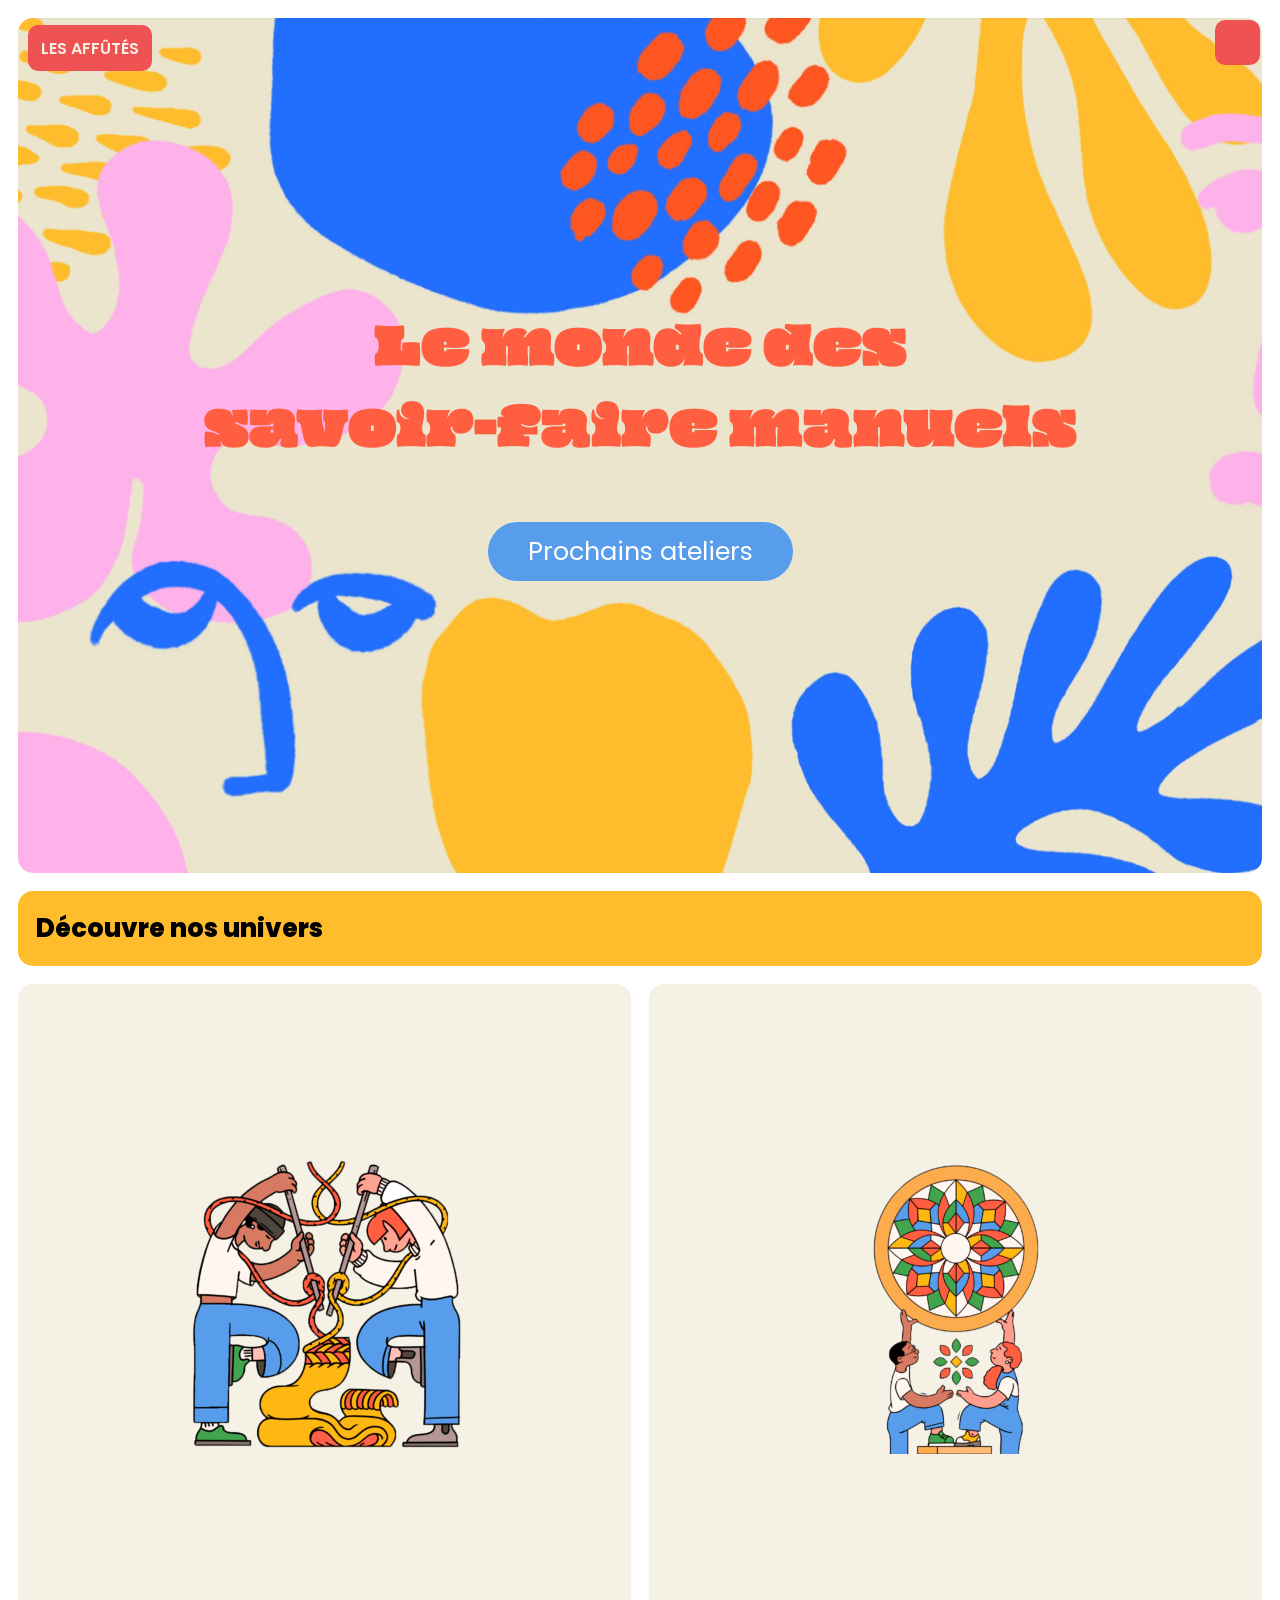
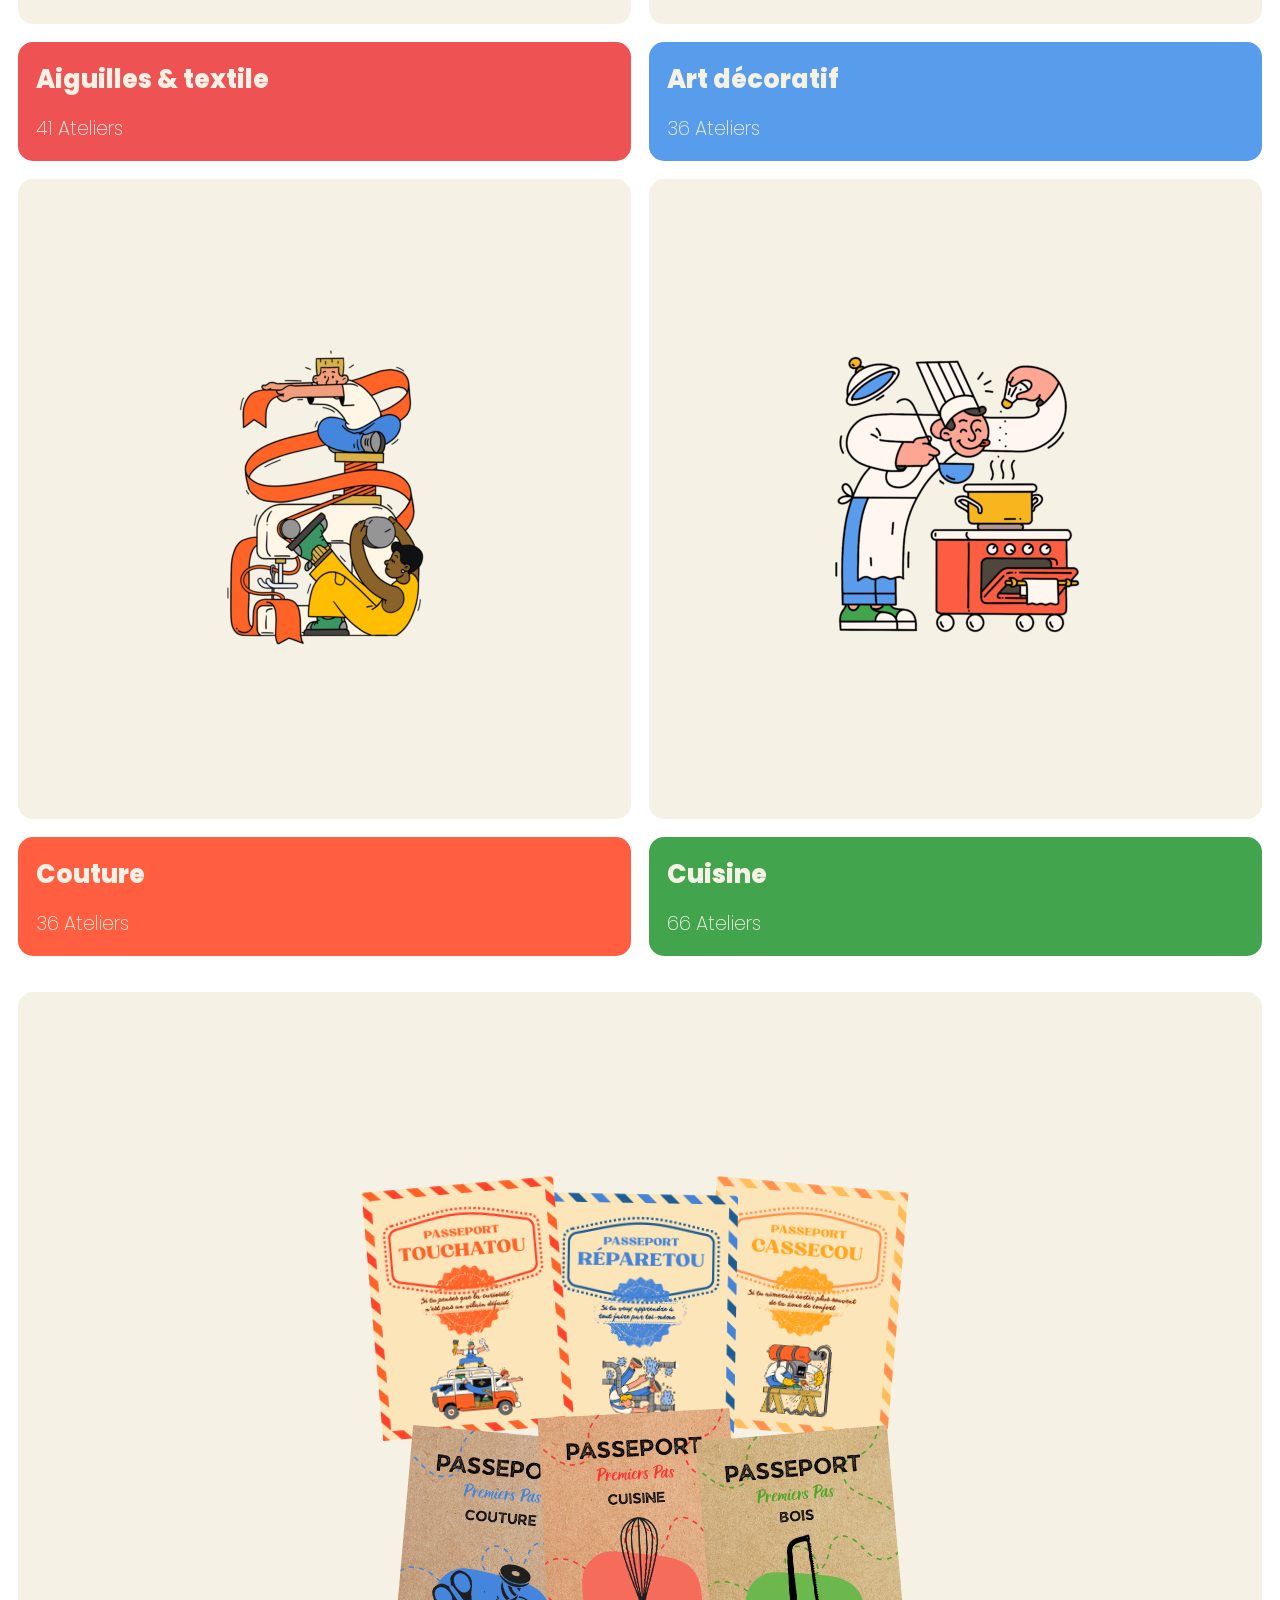
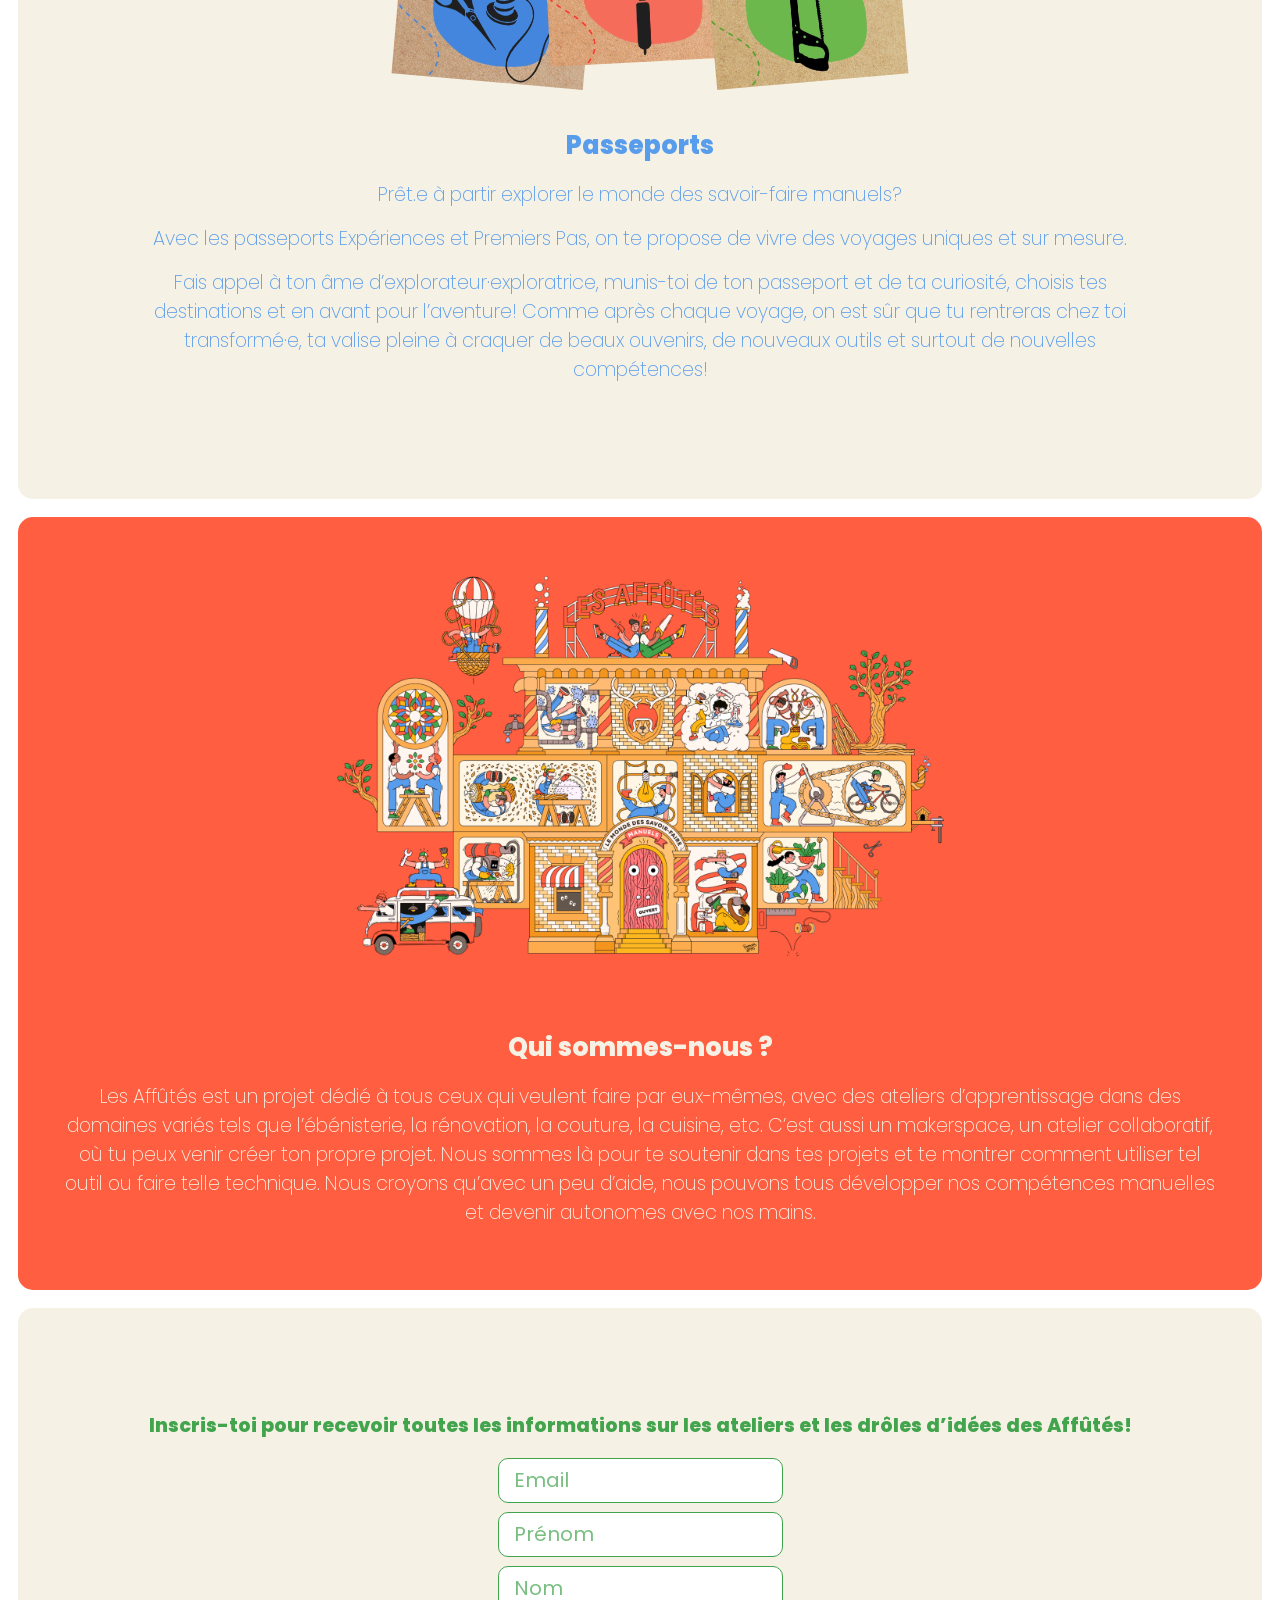
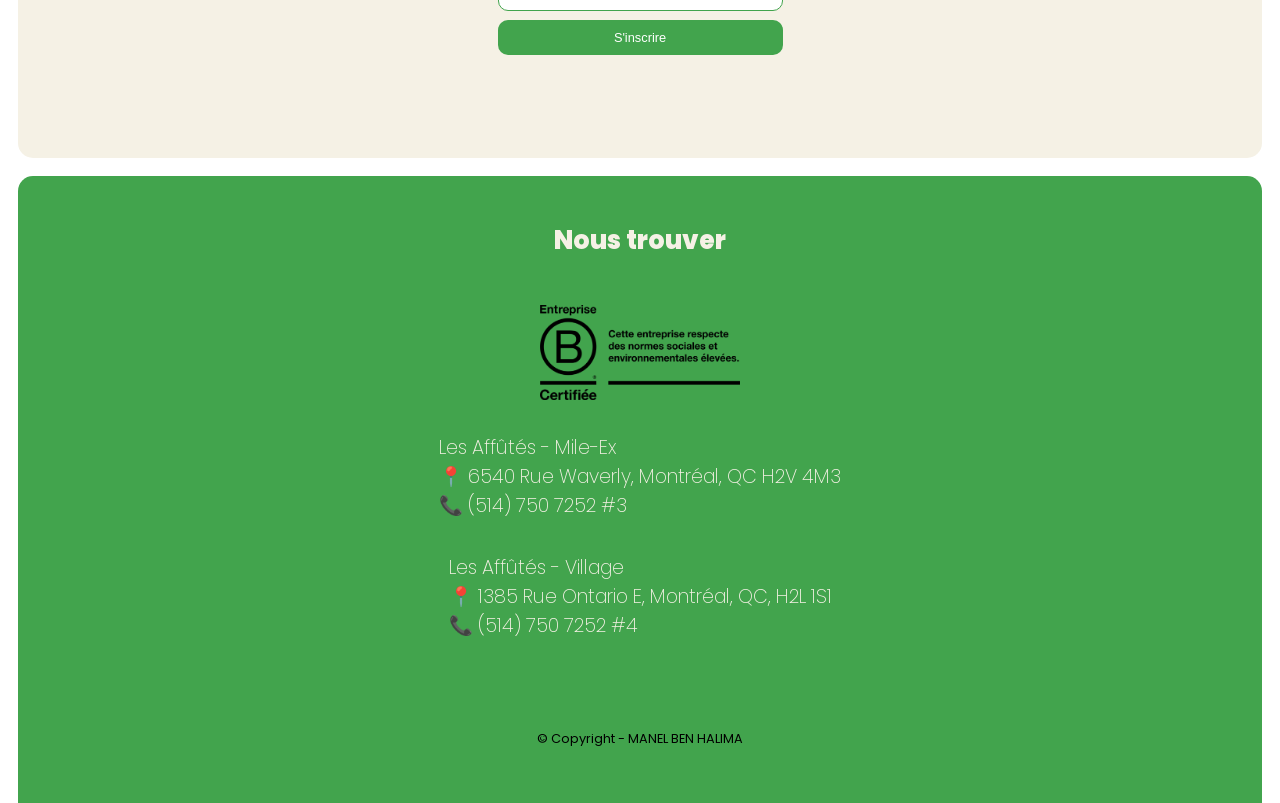
<file: les-affutes/index.html>
<!DOCTYPE html>
<html lang="en">
<head>
    <meta charset="UTF-8">
    <meta name="viewport" content="width=device-width, initial-scale=1.0">
    <title>les allûtés</title>

    <link rel="stylesheet" href="style.css">

    <link rel="preconnect" href="https://fonts.googleapis.com">
    <link rel="preconnect" href="https://fonts.gstatic.com" crossorigin>
    <link href="https://fonts.googleapis.com/css2?family=Poppins:ital,wght@0,100;0,200;0,300;0,400;0,500;0,600;0,700;0,800;0,900;1,100;1,200;1,300;1,400;1,500;1,600;1,700;1,800;1,900&display=swap" rel="stylesheet">

    <link rel="preconnect" href="https://fonts.googleapis.com">
    <link rel="preconnect" href="https://fonts.gstatic.com" crossorigin>
    <link href="https://fonts.googleapis.com/css2?family=Oi&display=swap" rel="stylesheet">

</head>
<body>
    <!-- Barre de navigation latérale fixe -->
    <aside class="sidebar">
        <a href="#accueil" class="logo rouge">LES AFFÛTÉS</a>

        <button class="burger-btn">
            <span></span>
            <span></span>
            <span></span>
        </button>



        <!-- <BUtton class="menu-icon">☰</BUtton> -->
        <nav class="menu-vertical">
            <a href="#atelier" class="box jaune" >ATELIERS</a>
            <a href="#passeports" class="box bleu">PASSEPORTS</a>
            <a href="#apropos" class="box orange">À PROPOS</a>
            <a href="#contact" class="box vert">CONTACT</a>
            <a class="box1 gris" >FACEBOOK</a>
            <a class="box1 gris">INSTAGRAM</a>
        </nav>
    </aside>

    <!-- Contenu principal de la page -->
    <main class="container">

        <!-- Section Accueil -->
        <section id="accueil" class="accueil">
            <h1 >Le monde des <br>savoir-faire manuels</h1>
            <button class="btn-atelier">Prochains ateliers</button>
        </section>
        
        <!-- Section Carrousel des Ateliers -->
        <section id="atelier" class="section-atelier">
            <div class="atelier-titre">
                <h2>Découvre nos univers</h2>
            </div>

            <!-- Flèches de navigation pour le carrousel -->
            <img src="./image/arrow-right.png" alt="Flèche droite" class="fleche-right">
            <img src="./image/left-arrow.png" alt="Flèche gauche" class="fleche-left">

            <!-- Liste défilante des ateliers -->
            <div class="carte-atelier">
                                                    
                <div class="atelier">
                    <div class="box-image">
                        <img src="./image/tricot-300x300.png" alt="" class="aiguilles-image">
                    </div>
                    <div class="aiguilles-description">
                        <h3>Aiguilles & textile</h3>
                        <p>41 Ateliers</p>
                    </div>
                </div>
                            
                <div class="atelier">
                    <div class="box-image">
                        <img src="./image/vitrail-1-1-202x300.png" alt="" class="artdeco-image">
                    </div>
                                                        
                    <div class="artdeco-description">
                        <h3>Art décoratif</h3>
                        <P>36 Ateliers</P>
                    </div>
                </div>
                            
                <div class="atelier">
                    <div class="box-image">
                        <img src="./image/couture-carre-300x300.png" alt="" class="couture-image">
                    </div>

                    <div class="couture-description">
                        <h3>Couture</h3>
                        <P>36 Ateliers</P>
                    </div>
                </div> 
                            
                <div class="atelier">
                    <div class="box-image">
                        <img src="./image/exe-illustrations-les-affutes-cuisine2-276x300.png" alt="" class="cuisine-image">
                    </div>
                        
                    <div class="cuisine-description">
                        <h3>Cuisine</h3>
                        <P>66 Ateliers</P>
                    </div> 
                </div>

            </div>      
        </section>

          

        <!-- Section Passeports -->
        <section id="passeports" class="section-passeports">
            <div class="passeport-image-container">
                <div class="passeport-image-container1">
                    <img src="./image/pass-touchatout.png" alt="image3" class="passeport-image passeport-touchatout">
                    <img src="./image/pass-repartetou.png" alt="" class="passeport-image passeport-repartout">
                    <img src="./image/pass-cassecou.png" alt="" class="passeport-image passeport-cassecou">
                </div>
                <div class="passeport-image-container2">
                    <img src="./image/pp-couture.jpg" alt="" class="passeport-image passeport-couture">
                    <img src="./image/pp-cuisine.jpg" alt=""class="passeport-image passeport-cuisine">
                    <img src="./image/pp-bois.jpg" alt=""class="passeport-image passeport-Bois">                    

                </div>
                    
            </div>
             
            <div class="passeport-description">
                <h2>Passeports</h2>
                <p>Prêt.e à partir explorer le monde des savoir-faire manuels?</p>
                <p>Avec les passeports Expériences et Premiers Pas, on te propose de vivre des voyages uniques et sur mesure.</p>
                <p>Fais appel à ton âme d’explorateur·exploratrice, munis-toi de ton passeport et de ta curiosité, choisis tes destinations et en avant pour l’aventure!
                Comme après chaque voyage, on est sûr que tu rentreras chez toi transformé·e, ta valise pleine à craquer de beaux ouvenirs, de nouveaux outils et surtout de nouvelles compétences!</p>
    
            </div>

                
        </section>


        <!-- Section À Propos -->
        <section id="apropos" class="section-apropos">
            <img class="apropos-image" src="./image/exe-les-affutes-a3-horizontal-couleurs-2048x1298.png" alt="">
            <div class="apropos-description">
                <h2>Qui sommes-nous ?</h2>
                <p>Les Affûtés est un projet dédié à tous ceux qui veulent faire par eux-mêmes, avec des ateliers d’apprentissage dans des domaines variés tels que l’ébénisterie, la rénovation, la couture, la cuisine, etc.
                C’est aussi un makerspace, un atelier collaboratif, où tu peux venir créer ton propre projet. Nous sommes là pour te soutenir dans tes projets et te montrer comment utiliser tel outil ou faire telle technique.
                Nous croyons qu’avec un peu d’aide, nous pouvons tous développer nos compétences manuelles et devenir autonomes avec nos mains.</p>

            </div>
        </section>

        <!-- Section Newsletter / Inscription -->
        <section id="contact" class="section-inscription">
            <h4>Inscris-toi pour recevoir toutes les informations sur les ateliers et les drôles d’idées des Affûtés!</h4>
                
            <form class="formulaire">
                <input type="text" placeholder="Email">
                <input type="text" placeholder="Prénom">
                <input type="text" placeholder="Nom">
                <button type="submit">S'inscrire</button>
            </form>
        </section>

        <!-- Pied de page -->
        
        <footer>

            <h2>Nous trouver</h2>

            <div class="section-footer">
                <img src="./image/fra-b-corp-logo-tagline-lockup-standards-black-rgb-2048x967.png" alt="">

                <p>
                    Les Affûtés - Mile-Ex<br>
                    📍 6540 Rue Waverly, Montréal, QC H2V 4M3<br>
                    📞 (514) 750 7252 #3
                </p>
    
                <p>
                    Les Affûtés - Village <br>
                    📍 1385 Rue Ontario E, Montréal, QC, H2L 1S1<br>
                    📞 (514) 750 7252 #4
                </p>
    
            </div>


            <span>© Copyright - MANEL BEN HALIMA</span>

        </footer>
    </main>
            

    <script>
        const slider = document.querySelector('.carte-atelier');
        const flecheDroite = document.querySelector('.fleche-right');
        const flecheGauche = document.querySelector('.fleche-left');
        
        function largeurCarte() {
            const carte = document.querySelector('.atelier');
            const gap = parseFloat(getComputedStyle(slider).gap);
            return carte.offsetWidth + gap;
        }

        flecheDroite.addEventListener('click', () => {
            slider.scrollBy({
                left: largeurCarte(),
                behavior: 'smooth'
            });
        });

        flecheGauche.addEventListener('click', () => {
            slider.scrollBy({
                left: -largeurCarte(),
                behavior: 'smooth'
            });
        });

        const burger = document.querySelector('.burger-btn');
        const menu = document.querySelector('.menu-vertical');

        burger.addEventListener('click', () => {

            menu.classList.toggle('open');
            burger.textContent = menu.classList.contains('open')
            ? '✕'
            : '☰';

        });
        

    </script>

    
</body>
</html>
</file>
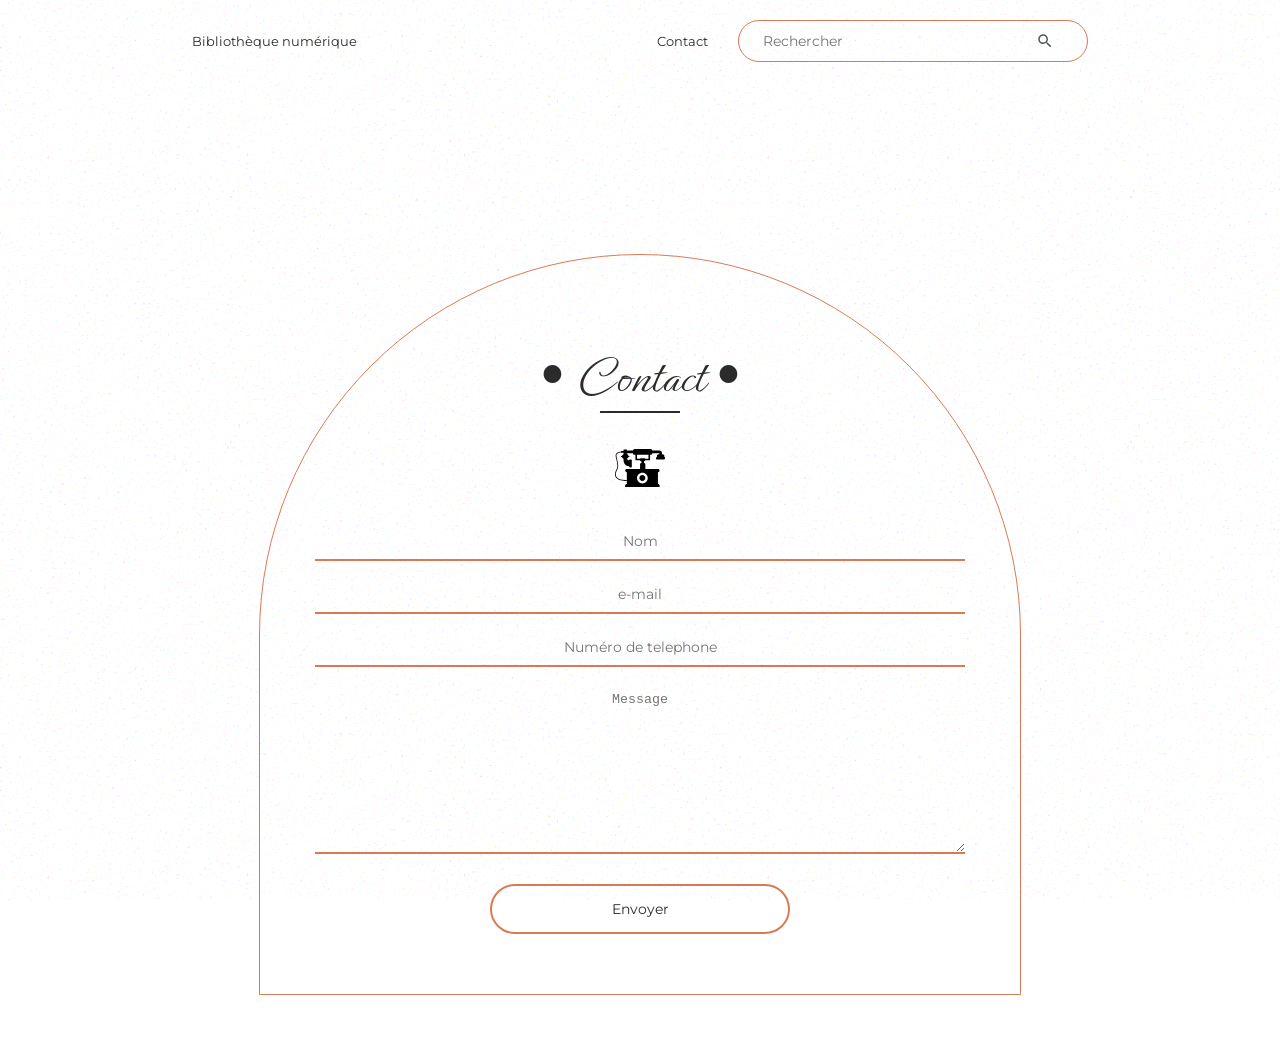
<file: bibliotheque/contact.html>
<!DOCTYPE html>
<html lang="en">
<head>
    <meta charset="UTF-8">
    <meta name="viewport" content="width=device-width, initial-scale=1.0">
    <title>Détail du livre</title>
    <link rel="stylesheet" href="style.css">

<link rel="preconnect" href="https://fonts.googleapis.com">
<link rel="preconnect" href="https://fonts.gstatic.com" crossorigin>
<link href="https://fonts.googleapis.com/css2?family=Birthstone+Bounce:wght@400;500&display=swap" rel="stylesheet">
<link href="https://fonts.googleapis.com/css2?family=Ephesis&display=swap" rel="stylesheet">
<link href="https://fonts.googleapis.com/css2?family=Montserrat:ital,wght@0,100..900;1,100..900&display=swap" rel="stylesheet">

</head>

<body>
 <div class="noise"></div>
  <header>  
    <a href="index.html" class="logo">
        Bibliothèque numérique
    </a>

    <nav>
        <a href="contact.html">Contact</a>
        <div class="search-container">
            <input id="search-input" type="text" placeholder="Rechercher ">
        </div>    
  </header>



<div id="container">
  <h1 class="titre-contact">• Contact •</h1>
  <div class="underline">
  </div>
  <div class="icon_wrapper">
    <svg class="icon" viewBox="0 0 145.192 145.192">
      <path d="M126.82,32.694c-2.804,0-5.08,2.273-5.08,5.075v2.721c-1.462,0-2.646,1.185-2.646,2.647v1.995    c0,1.585,1.286,2.873,2.874,2.873h20.577c1.462,0,2.646-1.185,2.646-2.647v-3.041c0-1.009-0.816-1.825-1.823-1.825v-2.722    c0-2.802-2.276-5.075-5.079-5.075h-1.985v-3.829c0-3.816-3.095-6.912-6.913-6.912h-0.589h-20.45c0-2.67-2.164-4.835-4.833-4.835    H56.843c-2.67,0-4.835,2.165-4.835,4.835H34.356v-3.384h-9.563v3.384v1.178h-7.061v1.416c-2.67,0.27-10.17,1.424-13.882,5.972    c-1.773,2.17-2.44,4.791-1.983,7.793c0.463,3.043,1.271,6.346,2.128,9.841c2.354,9.616,5.024,20.515,0.549,28.077    C2.647,79.44-3.125,90.589,2.201,99.547c4.123,6.935,13.701,10.44,28.5,10.44c1.186,0,2.405-0.023,3.658-0.068v9.028h-0.296    c-2.516,0-4.558,2.039-4.558,4.558v4.566h100.04v-4.564c0-2.519-2.039-4.558-4.558-4.558h-0.297V84.631h0.297    c2.519,0,4.558-2.037,4.558-4.556v-0.009c0-2.516-2.039-4.556-4.556-4.556l-36.786-0.009V61.973c0-2.193-1.777-3.971-3.972-3.971    v-4.711h0.456c1.629,0,2.952-1.32,2.952-2.949h14.227V34.459h1.658c2.672,0,4.834-2.165,4.834-4.834h20.45v3.069H126.82z     M34.06,75.511c-2.518,0-4.558,2.04-4.558,4.556v0.009c0,2.519,2.042,4.556,4.558,4.556h0.296v24.12l-0.042-1.168    c-15.994,0.574-26.122-2.523-30.106-9.229C-0.464,90.5,4.822,80.347,6.55,77.423c4.964-8.382,2.173-19.774-0.29-29.825    c-0.843-3.442-1.639-6.696-2.088-9.638c-0.354-2.35,0.129-4.3,1.484-5.958c3.029-3.714,9.509-4.805,12.076-5.1v1.233h7.061v1.49    v2.684c-2.403,1.114-4.153,2.997-4.676,5.237H18.15c-0.584,0-1.056,0.474-1.056,1.056v0.83c0,0.584,0.475,1.056,1.056,1.056h1.984    c0.561,2.18,2.304,3.999,4.658,5.092v0.029c0,0-2.282,20.823,16.479,22.099v1.102c0,1.177,0.955,2.133,2.133,2.133h3.297    c1.178,0,2.133-0.956,2.133-2.133V50.135c0-1.177-0.955-2.132-2.133-2.132h-3.297c-1.178,0-2.133,0.955-2.133,2.132    c-1.575-0.235-5.532-1.17-6.635-4.547c2.36-1.092,4.109-2.913,4.669-5.097h1.308c0.722,0,1.309-0.584,1.309-1.308v-0.578    c0-0.584-0.475-1.056-1.056-1.056h-1.539c-0.542-2.332-2.416-4.271-4.968-5.363v-2.559h17.651c0,2.67,2.166,4.835,4.836,4.835 h2.392v15.88h13.639c0,1.629,1.321,2.949,2.951,2.949h0.899v4.711c-2.194,0-3.972,1.778-3.972,3.971v13.529L34.06,75.511z     M95.188,101.78c0,8.655-7.012,15.665-15.664,15.665c-8.653,0-15.667-7.01-15.667-15.665c0-8.647,7.014-15.664,15.667-15.664    C88.177,86.116,95.188,93.132,95.188,101.78z M97.189,45.669h-9.556c0-0.896-0.726-1.62-1.619-1.62H74.494    c-0.896,0-1.621,0.727-1.621,1.62h-8.967v-11.21h33.283V45.669z"></path>
      <path d="M70.865,101.78c0,4.774,3.886,8.657,8.66,8.657c4.774,0,8.657-3.883,8.657-8.657c0-4.773-3.883-8.656-8.657-8.656    C74.751,93.124,70.865,97.006,70.865,101.78z"></path>
    </svg>
  </div>
  <form action="#" method="post" id="contact_form">
    <div class="name">
      <label for="name"></label>
      <input type="text" placeholder="Nom" name="name" id="name_input" required>
    </div>
    <div class="email">
      <label for="email"></label>
      <input type="email" placeholder="e-mail" name="email" id="email_input" required>
    </div>
    <div class="telephone">
      <label for="name"></label>
      <input type="text" placeholder="Numéro de telephone" name="telephone" id="telephone_input" required>
    </div>
    <div class="message">
      <label for="message"></label>
      <textarea name="message" placeholder="Message" id="message_input" cols="30" rows="5" required></textarea>
    </div>
    <div class="submit">
      <input type="submit" value="Envoyer" id="form_button" />
    </div>
  </form><!-- // End form -->
</div><!-- // End #container -->

</body>
</file>
<file: les-affutes/style.css>
/* ==========================================================================
   1. REGLES GLOBALES & TYPOGRAPHIE
   ========================================================================== */

   :root {
  /* Palette de couleurs du menu */
  --color-gris: #f5f1e5;      /* Gris clair */
  --color-orange: #ff5e40;  /* Orange */
  --color-bleu: #589cec;/* Bleu */
  --color-vert: #42a44d;   /* Vert */
  --color-jaune: #ffbd2e;   /* Jaune */
  --color-rouge: #EE5253;  /* Rouge  */

  --sidebar-width:clamp(140px, 10vw, 200px);
   }


*{
    margin: 0;
    padding: 0;
}

a{
    text-decoration: none;
    font-family: "Poppins", sans-serif;
    font-weight: 600;
    font-style: normal;
    color: black;
    
}

h2{
    font-family: "Poppins", serif;
    font-size:  clamp(1rem, 2vw, 3rem);
    font-weight: 800;
    font-style: normal; 
    white-space: nowrap;
}

h3{
    font-family: "Poppins", serif;
    font-size: clamp(0.9rem, 2vw, 2rem);
    white-space: nowrap;
    font-weight: 800;
    font-style: normal;  
}
h4{
    font-family: "Poppins", serif;
    font-size: clamp(0.9rem, 1.5vw, 1.5rem);
    font-weight: 800;
    font-style: normal;  
}

p{
    font-family: "Poppins", serif;
    font-size: clamp(0.8rem, 1.5vw, 1.5rem);
    font-weight: 200;
    font-style: normal;  
    margin-top: 15px;
}


/* ==========================================================================
2. Barre de navigation latérale fixe
========================================================================== */
.sidebar{
    position: fixed;
    left: 2vh;
    top: 2vh;
    bottom: 2vh;

    width:var(--sidebar-width);
}

.menu-vertical{
    height: 92%;
    display: flex;
    flex-direction: column;
    gap: 2vh;
    
}
.sidebar a{
    display: flex;
    align-items: center;
    justify-content: center;
    border-radius: 15px;
}
.logo, .box1{
    flex: 1;
    
}
.box{
    flex: 3;
}
.logo{
height: 60px;   
margin-bottom: 2vh;
}
.burger-btn{
    display:none;
    border:none;
    background:none;
    color:white;
    font-size:2rem;
    cursor:pointer;
}

/* Conteneur principal décalé pour laisser la place à la sidebar */
.container{
    margin-left:calc(var(--sidebar-width) + 4vh);
}

.jaune { background-color: var(--color-jaune); }
.rouge { background-color: var(--color-rouge); }
.vert { background-color: var(--color-vert); }
.orange { background-color: var(--color-orange); }
.bleu{ background-color: var(--color-bleu); }
.gris { background-color: var(--color-gris); }



/* Barre de navigation fixe - mobile */
@media ( max-width :1550px){
    
    .sidebar{
        position: fixed;

        left: 2vh;
        right: 2vh;
        top: 2vh;

        width: auto;
        height: 60px;


        display: flex;
        align-items: center;
        justify-content: space-between;

        z-index: 9999;
    }
    .sidebar a {
        border-radius: 0 ;
    }
    
    .menu-vertical{
        position:fixed;
        top:80px;
        left:0;

        width:100%;

        display:flex;
        flex-direction:column;

        transform:translateY(-150%);
        transition:0.4s ease;
    }
    .menu-vertical.open{

        transform:translateY(0);
    }
    .box, .box1{
        flex:none;
        width:100%;
        min-height: 12vh;
        border-radius: 0;
        
    }
    .logo{
        flex: initial;
        position: fixed;
        height: 40px;
        margin: 10px;
        padding: 3px 13px;
        z-index: 2000;
        border-radius: 10px !important;
        color: var(--color-gris);
    }

    .burger-btn{
    position: fixed;
    top: 20px;
    right: 20px;
    z-index: 3000;

    width: 45px;
    height: 45px;

    display: flex;
    justify-content: center;
    align-items: center;
    flex-direction: column;
    /* gap: 5px; */

    background-color: var(--color-rouge);
    border: none;
    border-radius: 10px;

    color: var(--color-gris); /* AJOUTER */
    font-size: 2rem; /* AJOUTER */
    font-weight: bold; /* AJOUTER */

    cursor: pointer;
    }

    .burger-btn span{
    display: block;
    width: 24px;
    height: 4px;
    border-radius: 10px;
    margin: 2px 0;
    ""

    }

        .menu-vertical.open{
    transform: translateY(0);
    backdrop-filter: blur(12px);
    background: rgba(255,255,255,0.1);
}

    .container{
        margin-left: 2vh;
        

        
    }

}


/* ==========================================================================
3. SECTION ACCUEIL (HERO)
========================================================================== */
h1{
    font-family: "Oi", serif;
    font-weight: 400;
    font-style: normal;
    text-align: center;
    color: var(--color-orange);
    font-size: clamp(2rem, 4vw, 4rem);

}

.btn-atelier{
    text-decoration: none;
    border: 0;
    padding: 10px 40px;
    font-size: clamp(1rem, 2vw, 2rem);
    text-align: center;
    color: white;
    border-radius: 40px;
    background-color: var(--color-bleu);
    font-family: "Poppins", serif;
    margin-top: 50px;

          
}

.accueil{
    height: 95vh;
    border-radius: 15px;
    margin-top: 2vh;
    margin-right: 2vh;
    
    display: flex;
    flex-direction: column;
    align-items: center;
    justify-content: center;
    
    
    background-image: url(./image/10659095.jpg);
    background-repeat: no-repeat;
    background-size: cover;   
    
}

/* ==========================================================================
   4. SECTION ATELIERS (CARROUSEL)
   ========================================================================== */
.section-atelier{
    position: relative;
    padding-top: 2vh;
    margin-right: 2vh;
}  

.atelier-titre h2{
padding: 2vh;
}

.atelier-titre{
    background-color: var(--color-jaune);
    border-radius:15px;
}

/* Flèches du carrousel */   
.fleche-left, .fleche-right{
    position: absolute;
    top: 50%;
    transform: translateY(-50%);

    width:60px;
    cursor:pointer;
    z-index:10;
    opacity:0.2;
    transition: opacity 0.3s ease;
}

.fleche-left{
 
left: 4vh;
}

.fleche-right{
position: absolute;
right: 4vh;
}

/* Slider défilant */

.carte-atelier{
    display:flex;
    gap:2vh;
    width:100%;

    overflow-x:auto;
    overflow-y:hidden;

    padding: 2vh 0vh;

    scroll-behavior:smooth;
    scrollbar-width: none; /* Cache la barre sous Firefox */
}

.carte-atelier::-webkit-scrollbar{
display:none;/* Cache la barre sous Chrome/Safari */
}

/* Cartes individuelles */

.atelier{
    /* min-height:75vh; */
    display:flex;
    flex-direction:column;
    flex: 0 0 calc((100% - 2vh) / 2);
}

.box-image{
    background-color:var(--color-gris);
    border-radius:15px;

    display:flex;
    justify-content:center;
    align-items:center;

    height: clamp(180px, 50vw, 900px);    
}

.aiguilles-image, .artdeco-image, .couture-image, .cuisine-image{

    max-width: 50%;
    height: auto;
    object-fit: contain;
        
}

.aiguilles-description, .artdeco-description, .couture-description, .cuisine-description {

    border-radius:15px;
    margin-top: 2vh;
    padding: 2vh;
    color:var(--color-gris);
}

.aiguilles-description{
background-color: var(--color-rouge);
} 
.artdeco-description{
    background-color: var(--color-bleu);
   

} 
.couture-description{
    background-color: var(--color-orange);
    
} 
.cuisine-description{
    background-color: var(--color-vert);
    
}

/* Section Carrousel des Ateliers - mobile */
@media ( max-width :1550px){

.fleche-left, .fleche-right{
    display: none;
}
.carte-atelier{
    display: flex;
    flex-wrap: wrap;
}


}
/* ==========================================================================
   5. SECTION PASSEPORTS
   ========================================================================== */

.section-passeports{
    display: flex;
    overflow:hidden;

    background-color: var(--color-gris);
    border-radius: 15px;
    margin-top: 2vh;
    margin-right: 2vh;
    padding: clamp(10px, 6vw, 120px);
    /* flex-wrap:wrap; */
}

.passeport-description{
    display: flex;
    flex-direction: column;
    flex: 2;
    margin: clamp(15px, 3vw, 40px);
    justify-content: center;
    color: var(--color-bleu);
}

.passeport-image-container {
    display: flex;
    flex-direction: column;
    align-items: center;
    justify-content: center;
    flex: 1;
}

.passeport-image-container1, .passeport-image-container2 {
    display: flex;
    flex-direction: row;
}


.passeport-image {
    width: clamp(100px, 15vw, 230px);
    height: auto;
}

/* Animations au survol des passeports */
.passeport-cassecou {
    z-index: 5;
    transform: translateX(-30px) rotate(5deg);
    transition: transform 0.6s ease;
}
.passeport-repartout{
    z-index: 6;
    transition: transform 0.6s ease;
    transform: translateY(10px) rotate(1deg);
}
.passeport-touchatout{
    z-index: 7; 
    transform: translateX(20px) rotate(-5deg);
    transition: transform 0.6s ease;
}
.passeport-couture{
    z-index: 8;
    transform: translateX(50px) rotate(5deg);
    transition: transform 0.6s ease;
}
.passeport-cuisine{
    z-index: 9;
    transform: translateY(-20px) rotate(-3deg);
    transition: transform 0.6s ease;
}
.passeport-Bois{
    z-index: 10;
    transform: translateX(-30px) rotate(-5deg);
    transition: transform 0.6s ease;
}
.passeport-image-container:hover .passeport-cassecou {
    transform: translateX(0px) rotate(5deg);
}
.passeport-image-container:hover .passeport-repartout {
    transform: translateX(0px) rotate(1deg);
}
.passeport-image-container:hover .passeport-touchatout {
    transform: translateX(0px) rotate(-5deg);
}
.passeport-image-container:hover .passeport-couture{
    transform: translateX(0px) rotate(5deg);
} 
.passeport-image-container:hover .passeport-cuisine{
    transform: translateY(0px) rotate(-3deg);
}
.passeport-image-container:hover .passeport-Bois{
    transform: translateX(0px) rotate(-5deg);

}


/* Section Section Passeports - mobile */
@media ( max-width :1550px){
    .section-passeports{
        display: flex;
        flex-direction: column;
        padding-top: 15vw;
   
    }
    .passeport-description {
        display: flex;
        justify-content: center;
        align-items: center;
        text-align: center;
        margin-top: 5vh;
    
    }
    
}

/* ==========================================================================
   6. SECTION À PROPOS
   ========================================================================== */

.section-apropos{
    background-color:var(--color-orange);
    border-radius: 15px;
    margin-top: 2vh;
    margin-right: 2vh; 
    text-align: center;
}
    
.apropos-image{
    max-width:clamp(200px, 90vw, 800px);;
}

.apropos-description{
    display: flex;
    flex-direction: column;
    padding-bottom: 7vh;
    color: var(--color-gris);
}

.apropos-description p{
    padding: 0 5vh ;
}



/* ==========================================================================
   7. SECTION INSCRIPTION (NEWSLETTER)
   ========================================================================== */
    
 .section-inscription{
    height: 40vh;
    background-color: var(--color-gris);
    border-radius: 15px;
    margin-top: 2vh;
    margin-right: 2vh; 
    display: flex;
    flex-direction: column;
    justify-content: center;
    align-items: center;   
}
.section-inscription h4{
    color: var(--color-vert);
    margin-bottom: 2vh;
    text-align: center;
}
    
.formulaire input{
    padding: 10px 15px;
    font-size: clamp(10px, 2vw, 20px);
    border: 1px solid var(--color-vert) ;
    border-radius: 10px; 
    margin-bottom: 1vh;
    
    
}

::placeholder{
    font-family: "Poppins", serif;
    font-size: clamp(10px, 2vw, 20px);
    color: var(--color-vert);
    opacity: .7;
}
    

.formulaire button{
    text-decoration: none;
    border: 0;
    padding: 10px 40px;
    font-size: clamp(10px, 1vw, 20px);
    text-align: center;
    color: white;
    border-radius: 10px;
    background-color:var(--color-vert);
        
}

/* Section Newsletter / Inscription  - mobile */
@media ( max-width :1550px){
    .section-inscription{
        padding: 5vh;
    }
    .section-inscription h3{
        width: 70%;
        text-align: center;
    }
    .formulaire{
        display: flex;
        flex-direction: column;
    }

}
    
/* ==========================================================================
   8. FOOTER
   ========================================================================== */
footer{
    margin-top: 2vh;
    margin-right: 2vh;
    background-color: var(--color-vert);
    border-radius: 15px 15px 0px 0px ;    
}

footer h2{
    color: var(--color-gris);
    padding: 110px 0 0 110px;
}

.section-footer{
    display: flex;
    justify-content: space-around;
    margin-top: 5vh;
    color: var(--color-gris);
}

.section-footer img{
    width: 200px;
}

footer span{
    display: flex;
    justify-content:center ;
    margin-top: 10vh;
    padding-bottom: 10px;
    font-family: "Poppins", sans-serif;
    font-size: clamp(10px, 1vw, 20px); 
}

/* Pied de page  - mobile */
footer{
    padding: 5vh;
}
footer h2{
    padding: 0;
    text-align: center;
}

@media ( max-width :1550px){
    .section-footer{
        display: flex;
        flex-direction: column;
        gap: 2vh;
        align-items: center;
    }
}
</file>
<file: bibliotheque/style.css>
/* ==========================================================================
   RESET & LAYOUT GLOBAL
   ========================================================================== */
*{
    margin: 0;
    padding: 0;
}

a{
    text-decoration: none;
    font-family: "Montserrat", sans-serif;
    color: var(--text-color);
    font-size: clamp(0.8rem, 1vw, 2rem);
}

a:hover{
    color: var(--primary-color);
}

p{
    font-family: "Montserrat", sans-serif;
    font-weight: 400;
    font-style: normal;
    margin: 2vh 0;
    font-size: clamp(0.8rem, 1vw, 2rem);
}

button{
    padding: 5px 15px;
    border: 1px solid var(--primary-color);
    border-radius: 15px;
    font-family: "Montserrat", sans-serif;
    cursor: pointer;
}

button:hover{
    background-color: var(--primary-color);
    color: white;
}

/* Champ input générique (hero + autres pages) */
input{
    width: 300px;
    padding: 20px 60px;
    background-color: transparent;
    border: 1px solid var(--secondary-color);
    border-radius: 30px;
    font-size: 0.85rem;
    font-family: "Montserrat", sans-serif;
}

input:focus{
    outline: none;
    border-color: var(--primary-color);
}

/* ==========================================================================
   VARIABLES
   ========================================================================== */
:root{
    --bg-color: #f1efe6;
    --primary-color: #d97a56;
    --secondary-color: #e3dfd0;
    --text-color: #2b2b2b;

}

/* ==========================================================================
   TEXTURE DE BRUIT (fond)
   ========================================================================== */
body::after{
    content:"";
    position:fixed;
    inset:0;
    pointer-events:none;
    background-image:
    url("data:image/svg+xml,%3Csvg xmlns='http://www.w3.org/2000/svg' viewBox='0 0 400 400'%3E%3Cfilter id='noise'%3E%3CfeTurbulence type='fractalNoise' baseFrequency='0.8' numOctaves='5'/%3E%3C/filter%3E%3Crect width='100%25' height='100%25' filter='url(%23noise)'/%3E%3C/svg%3E");
    opacity:.25;
    mix-blend-mode:multiply;
    filter: contrast(400%) brightness(100%);
}

/* ==========================================================================
   HEADER (toutes pages)
   ========================================================================== */
header{
    display: flex;
    justify-content: space-between;
    align-items: center;
    max-width: 70vw;
    margin: 20px auto;
}

nav{
    display: flex;
    align-items: center;
    gap: 30px;
}

.search-container{
    position: relative;
}

.search-container input{
    width: 300px;
    padding: 12px 24px;
    background: transparent;
    border: 1px solid var(--primary-color);
    border-radius: 50px;
    background-image: url("data:image/svg+xml,%3Csvg xmlns='http://www.w3.org/2000/svg' width='24' height='24' viewBox='0 0 24 24'%3E%3Cpath fill='%23575756' d='M15.5 14h-.79l-.28-.27C15.41 12.59 16 11.11 16 9.5C16 5.91 13.09 3 9.5 3S3 5.91 3 9.5S5.91 16 9.5 16c1.61 0 3.09-.59 4.23-1.57l.27.28v.79l5 4.99L20.49 19zM9.5 14C7.01 14 5 11.99 5 9.5S7.01 5 9.5 5S14 7.01 14 9.5S11.99 14 9.5 14z'/%3E%3C/svg%3E");
    background-repeat: no-repeat;
    background-size: 18px;
    background-position: 90% center;
    transition: all .2s ease;
}

.search-container input:hover,
.search-container input:focus{
    outline: none;
    border: none;
    border-bottom: 1px solid var(--primary-color);
    border-radius: 0;
    background-position: 100% center;
}

/* ==========================================================================
   INDEX — SECTION HERO (.a1)
   ========================================================================== */
.a1{
    height: 90vh;
    display: flex;
    flex-direction: column;
    justify-content: center;
    align-items: center;
    gap: 2vh;
    text-align: center;
    position: relative;
}

h1{
    font-family: "Ephesis", cursive;
    text-align: center;
    font-size: clamp(1rem, 8vw, 8rem);
    font-weight: 200;
}

.deco{
    position: absolute;
    pointer-events: none;
}

.d1{
    transform: translateX(-600px) rotate(-30deg);
    transition: transform 0.4s ease;
}
.d1:hover{
    transform: translateX(-590px) rotate(-40deg);
}

.d2{
    transform: translateX(800px) translateY(-300px) rotate(20deg);
    transition: transform 0.4s ease;
}
.d2:hover{
    transform: translateX(780px) translateY(-330px) rotate(26deg);
}

.d3{
    transform: translateX(500px) translateY(300px);
    transition: transform 0.4s ease;
}
.d3:hover{
    transform: translateX(550px) translateY(350px);
}

/* ==========================================================================
   INDEX — SECTION LIVRES POPULAIRES
   ========================================================================== */

/* Largeur commune : demi-cercle + rectangle livres + section genres */
.demi-cercle,
.books-container,
.btn-popular-books,
.a2 {
    width: min(1200px, 85vw);
    max-width: 1200px;
    margin-left: auto;
    margin-right: auto;
    box-sizing: border-box;
}

.popular-books{
    display: flex;
    flex-direction: column;
    align-items: center;
}

.demi-cercle {
    aspect-ratio: 2 / 1;
    border: 2px solid var(--primary-color);
    border-bottom: none;
    border-radius: 500px 500px 0 0;
    display: flex;
    align-items: center;
    justify-content: center;
    padding-bottom: 15px;
}

.books-container {
    border: 2px solid var(--primary-color);
    padding: 15px 10px;
    display: flex;
    flex-direction: column;
    gap: 20px;
}

.shelf-row {
    display: flex;
    align-items: flex-end;
    justify-content: center;
    gap: 8px;
    width: 100%;
}

.book-card {
    flex: 1;
    max-width: 180px;
}

.book-card img {
    width: 100%;
    min-height: 100%;
    aspect-ratio: 2/3;
    object-fit: cover;
    border-radius: 4px;
    display: block;
    box-shadow: 0 2px 6px rgba(0, 0, 0, 0.4);
}

.spine-block {
    width: 12px;
    background-color: #ded8ce;
    border-radius: 2px;
    flex-shrink: 0;
}

.spine-tall {
    height: 125px;
    transform: rotate(-2deg);
}

.spine-short {
    height: 110px;
    transform: rotate(1deg);
}

.shelf-line {
    width: 100%;
    height: 2px;
    background-color: var(--primary-color);
    margin: 10px 0;
    border-radius: 1px;
}

/* ==========================================================================
   INDEX — SECTION GENRE (.a2)
   ========================================================================== */
#titre-genre{
    font-family: "Montserrat", sans-serif;
    font-weight: 300;
    font-style: normal;
    font-size: clamp(1.2rem, 5vw, 2.5rem);
    margin-top: 100px;
}

.a2{
    border: 2px solid var(--primary-color);
    border-top: none;
    display: flex;
    flex-direction: column;
    justify-content: center;
    align-items: center;
    text-align: center;
    padding: 60px;
}

.genre{
    width: 100%;
    display: grid;
    grid-template-columns: repeat(4, minmax(0, 1fr));
    gap: 50px;
    padding: 50px;
}

.genre-link {
    position: relative;
    width: 100%;
    max-width: 250px;
    color: var(--text-color);
    display: flex;
    justify-content: center;
    align-items: center;
    gap: 15px;
}

.genre-link::before{
    content:"";
    position: absolute;
    top: 0;
    left: 0;
    width: 100%;
    height: 100%;
    transform: scaleX(0);
    transform-origin: right;
    transition: transform 0.5s ease-in-out;
}

.genre-link:hover::before{
    transform-origin: left;
    transform: scaleX(1);
}

.genre-link span{
    z-index: 1;
}

.genre-link i{
    position: relative;
    display: inline-block;
    width: 3px;
    height: 20px;
    background-color: var(--primary-color);
    transition: 0.5s, width 0.5s, height 0.5s;
    transition-delay: 0s, 0.5s, 1s;
}

.genre-link:hover i{
    width: 20px;
    height: 3px;
    background-color: var(--text-color);
    transition-delay: 0s, 1s, 0.5s;
}

.genre-link i::before{
    content:"";
    position: absolute;
    top: 0;
    right: 0;
    width: 50%;
    height: 2px;
    background-color: transparent;
    rotate: 0;
    transition: 1s;
    transform-origin: right;
}

.genre-link:hover i::before{
    rotate: 45deg;
    background-color: var(--text-color);
    transition-delay: 1.5s;
}

.genre-link i::after{
    content: "";
    position: absolute;
    top: 0;
    right: 0;
    width: 50%;
    height: 2px;
    background-color: transparent;
    rotate: 0;
    transition: 1s;
    transform-origin: right;
}

.genre-link:hover i::after{
    background-color: var(--text-color);
    rotate: -45deg;
    transition-delay: 1.5s;
}

/* ==========================================================================
   FOOTER (toutes pages)
   ========================================================================== */
footer{
    width: 100%;
    margin-top: 200px;
    padding: 40px 0 20px;
}

.footer-content{
    width: 85vw;
    max-width: 1200px;
    margin: 0 auto;
    display: flex;
    justify-content: space-between;
    align-items: flex-start;
    gap: 40px;
}

.footer-brand h3{
    margin-bottom: 10px;
    font-family: "Montserrat", sans-serif;
}

.footer-links{
    display: flex;
    flex-direction: column;
    gap: 10px;
}

.footer-links a{
    color: var(--text-color);
}

.footer-bottom{
    text-align: center;
    margin-top: 200px;
    font-size: 0.9rem;
}

/* ==========================================================================
   PAGE LIVRE (livre.html)
   ========================================================================== */
.container-livre{
    width: 50vw;
    margin: auto;
    margin-top: 20vh;
}

.book-container{
    display: flex;
    align-items: flex-start;
    gap: 20px;
    margin: 4vh;
}

.cover{
    width: 400px;
    height: auto;
    object-fit: contain;
    flex-shrink: 0;
}

.cover img{
    width: 100%;
    object-fit: cover;
}

.description{
    position: relative;
    margin: 2vh;
    padding: 2vw;
}

.description::before{
    content:"";
    position: absolute;
    margin-top: -100px;
    inset: 0;
    border-radius: 20px;
    z-index: -1;
}

.info{
    display: flex;
    flex-direction: column;
    justify-content: flex-start;
}

h3{
    font-family: "Ephesis", cursive;
    font-weight: 400;
    font-style: normal;
    font-size: 3rem;
}

.book-details{
    display: none;
}

.book-details.active{
    display: block;
}

.plusdetail{
    border: none;
    background: transparent;
    padding: 0;
    font-family: "Montserrat", sans-serif;
    font-size: 1rem;
    color: #000000;
    cursor: pointer;
    display: inline-flex;
    align-items: center;
    gap: 8px;
}

/* ==========================================================================
   PAGE CONTACT (contact.html)
   ========================================================================== */
#container {
    width: min(700px, 85vw);
    max-width: 700px;
    border: 1px solid var(--primary-color);
    border-radius: clamp(20px, 200vw, 400px) clamp(20px, 200vw, 400px) 0 0;
    margin: 60px auto;
    padding: clamp(15px, 4vw, 30px);
    margin-top: clamp(60px, 15vw, 200px);
}

.titre-contact {
    font-family: "Ephesis", cursive;
    text-align: center;
    color: var(--text-color);
    font-size: clamp(1rem, 4vw, 4rem);
    font-weight: 100;
    margin-top: clamp(20px, 5vw, 60px);
}

.underline {
    width: 80px;
    border-bottom: 2px solid var(--text-color);
    margin: auto;
}

.icon {
    width: clamp(35px, 5vw, 50px);
    height: clamp(35px, 5vw, 50px);
    display: block;
    margin: 30px auto;
}

#contact_form input:not(#form_button),
#contact_form textarea {
    width: 90%;
    display: block;
    margin: 15px auto;
    padding: 10px;
    border: none;
    border-bottom: 2px solid var(--primary-color);
    border-radius: 0;
    text-align: center;
}

textarea {
    height: 150px;
    background-color: transparent;
}

.submit {
    text-align: center;
    margin: 30px 0;
}

#form_button {
    padding: 15px 30px;
    border: 2px solid var(--primary-color);
    border-radius: 30px;
    color: var(--text-color);
    cursor: pointer;
}

#form_button:hover{
    background-color: var(--primary-color);
    color: white;
}
</file>
